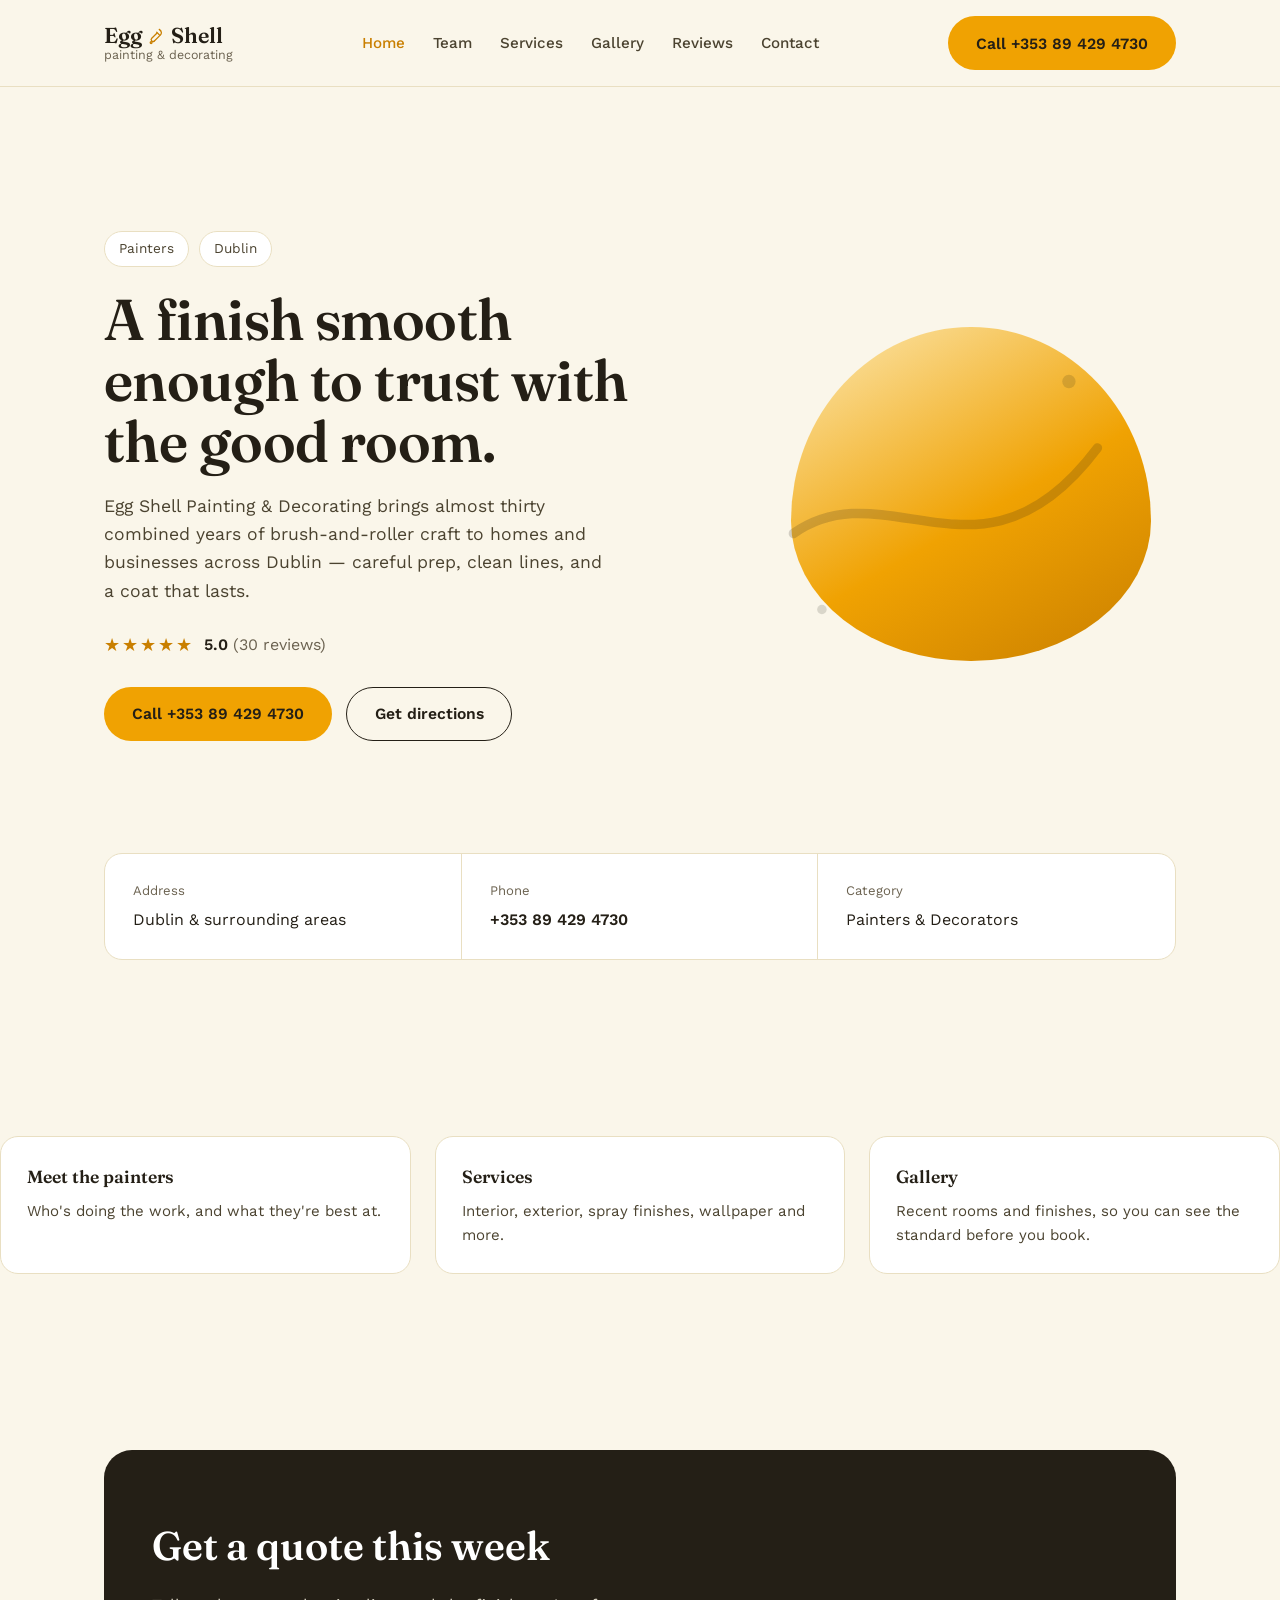
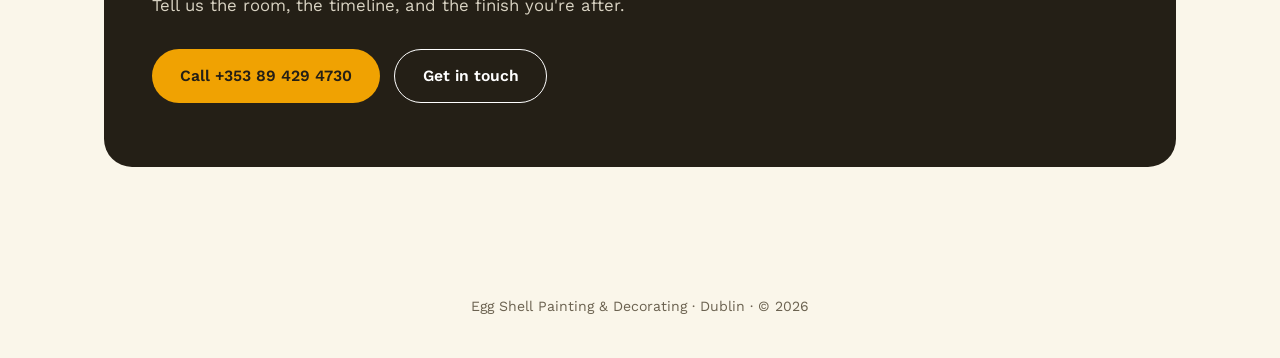
<file: index.html>
<!DOCTYPE html>
<html lang="en">
<head>
<meta charset="UTF-8">
<meta name="viewport" content="width=device-width, initial-scale=1.0">
<title>Egg Shell Painting & Decorating | Dublin</title>
<meta name="description" content="Egg Shell Painting & Decorating — painters and decorators serving Dublin. Call Adam or Peter for a quote.">
<link rel="preconnect" href="https://fonts.googleapis.com">
<link rel="preconnect" href="https://fonts.gstatic.com" crossorigin>
<link href="https://fonts.googleapis.com/css2?family=Fraunces:ital,opsz,wght@0,9..144,500;0,9..144,600;0,9..144,700;1,9..144,500&family=Work+Sans:wght@400;500;600;700&display=swap" rel="stylesheet">
<link rel="stylesheet" href="style.css">
</head>
<body>

<header class="site-header">
  <div class="header-inner">
    <a class="wordmark" href="index.html">
      <span class="name">Egg<svg class="brush-icon" viewBox="0 0 24 24" fill="none" stroke="currentColor" stroke-width="1.6" stroke-linecap="round" stroke-linejoin="round" aria-hidden="true"><path d="M15.5 3c1.5 1.1 2.7 2.6 2.7 4.3 0 1.5-.9 2.6-2.1 3.6L9.3 17.6"/><path d="M9.3 17.6c-.9.9-2.4.9-3.3 0-.9-.9-.9-2.4 0-3.3l6.4-6.4"/><path d="M12.3 6.6l4 4"/><circle cx="5.2" cy="19.7" r="1.15"/></svg>Shell</span>
      <span class="tagline">painting &amp; decorating</span>
    </a>
    <nav class="nav" id="siteNav">
      <a href="index.html" class="active">Home</a>
      <a href="team.html">Team</a>
      <a href="services.html">Services</a>
      <a href="gallery.html">Gallery</a>
      <a href="reviews.html">Reviews</a>
      <a href="contact.html">Contact</a>
    </nav>
    <div class="header-actions">
      <a class="btn btn-primary header-call-text" href="tel:+353894294730">Call +353 89 429 4730</a>
      <button class="nav-toggle" id="navToggle" aria-label="Open menu" aria-expanded="false">
        <span></span><span></span><span></span>
      </button>
    </div>
  </div>
</header>

<main>

  <section class="hero">
    <div class="wrap hero-inner">
      <div class="hero-copy">
        <div class="badges">
          <span class="badge">Painters</span>
          <span class="badge">Dublin</span>
        </div>
        <h1>A finish smooth enough to trust with the good room.</h1>
        <p class="lede">Egg Shell Painting &amp; Decorating brings almost thirty combined years of brush-and-roller craft to homes and businesses across Dublin — careful prep, clean lines, and a coat that lasts.</p>
        <div class="rating-row">
          <span class="stars">★★★★★</span>
          <span class="rating-text">5.0 <span class="muted">(30 reviews)</span></span>
        </div>
        <div class="cta-row">
          <a class="btn btn-primary" href="tel:+353894294730">Call +353 89 429 4730</a>
          <a class="btn btn-ghost" href="https://www.google.com/maps/search/?api=1&query=Egg+Shell+Painting+%26+Decorating%2C+Dublin%2C+Ireland" target="_blank" rel="noopener">Get directions</a>
        </div>
      </div>
      <div class="hero-art" aria-hidden="true">
        <div class="egg-shape"></div>
        <svg viewBox="0 0 400 400" preserveAspectRatio="xMidYMid meet">
          <path d="M40 250 C 140 180, 240 320, 360 160" fill="none" stroke="#241F16" stroke-width="10" stroke-linecap="round" opacity="0.18"/>
          <circle cx="330" cy="90" r="7" fill="#241F16" opacity="0.15"/>
          <circle cx="70" cy="330" r="5" fill="#241F16" opacity="0.15"/>
        </svg>
      </div>
    </div>
  </section>

  <section class="details">
    <div class="wrap">
      <div class="details-card">
        <div class="detail">
          <span class="detail-label">Address</span>
          <span>Dublin &amp; surrounding areas</span>
        </div>
        <div class="detail">
          <span class="detail-label">Phone</span>
          <a href="tel:+353894294730">+353 89 429 4730</a>
        </div>
        <div class="detail">
          <span class="detail-label">Category</span>
          <span>Painters &amp; Decorators</span>
        </div>
      </div>
    </div>
  </section>

  <section>
      </div>
      <div class="teaser-grid">
        <a class="teaser-card" href="team.html">
          <h3>Meet the painters</h3>
          <p>Who's doing the work, and what they're best at.</p>
        </a>
        <a class="teaser-card" href="services.html">
          <h3>Services</h3>
          <p>Interior, exterior, spray finishes, wallpaper and more.</p>
        </a>
        <a class="teaser-card" href="gallery.html">
          <h3>Gallery</h3>
          <p>Recent rooms and finishes, so you can see the standard before you book.</p>
        </a>
      </div>
    </div>
  </section>

  <section>
    <div class="cta-band">
      <h2>Get a quote this week</h2>
      <p>Tell us the room, the timeline, and the finish you're after.</p>
      <div class="cta-row">
        <a class="btn btn-primary-inverse" href="tel:+353894294730">Call +353 89 429 4730</a>
        <a class="btn btn-ghost-inverse" href="contact.html">Get in touch</a>
      </div>
    </div>
  </section>

</main>

<footer class="site-footer">
  <div class="wrap">Egg Shell Painting &amp; Decorating · Dublin · © 2026</div>
</footer>

<script src="script.js"></script>
</body>
</html>
</file>
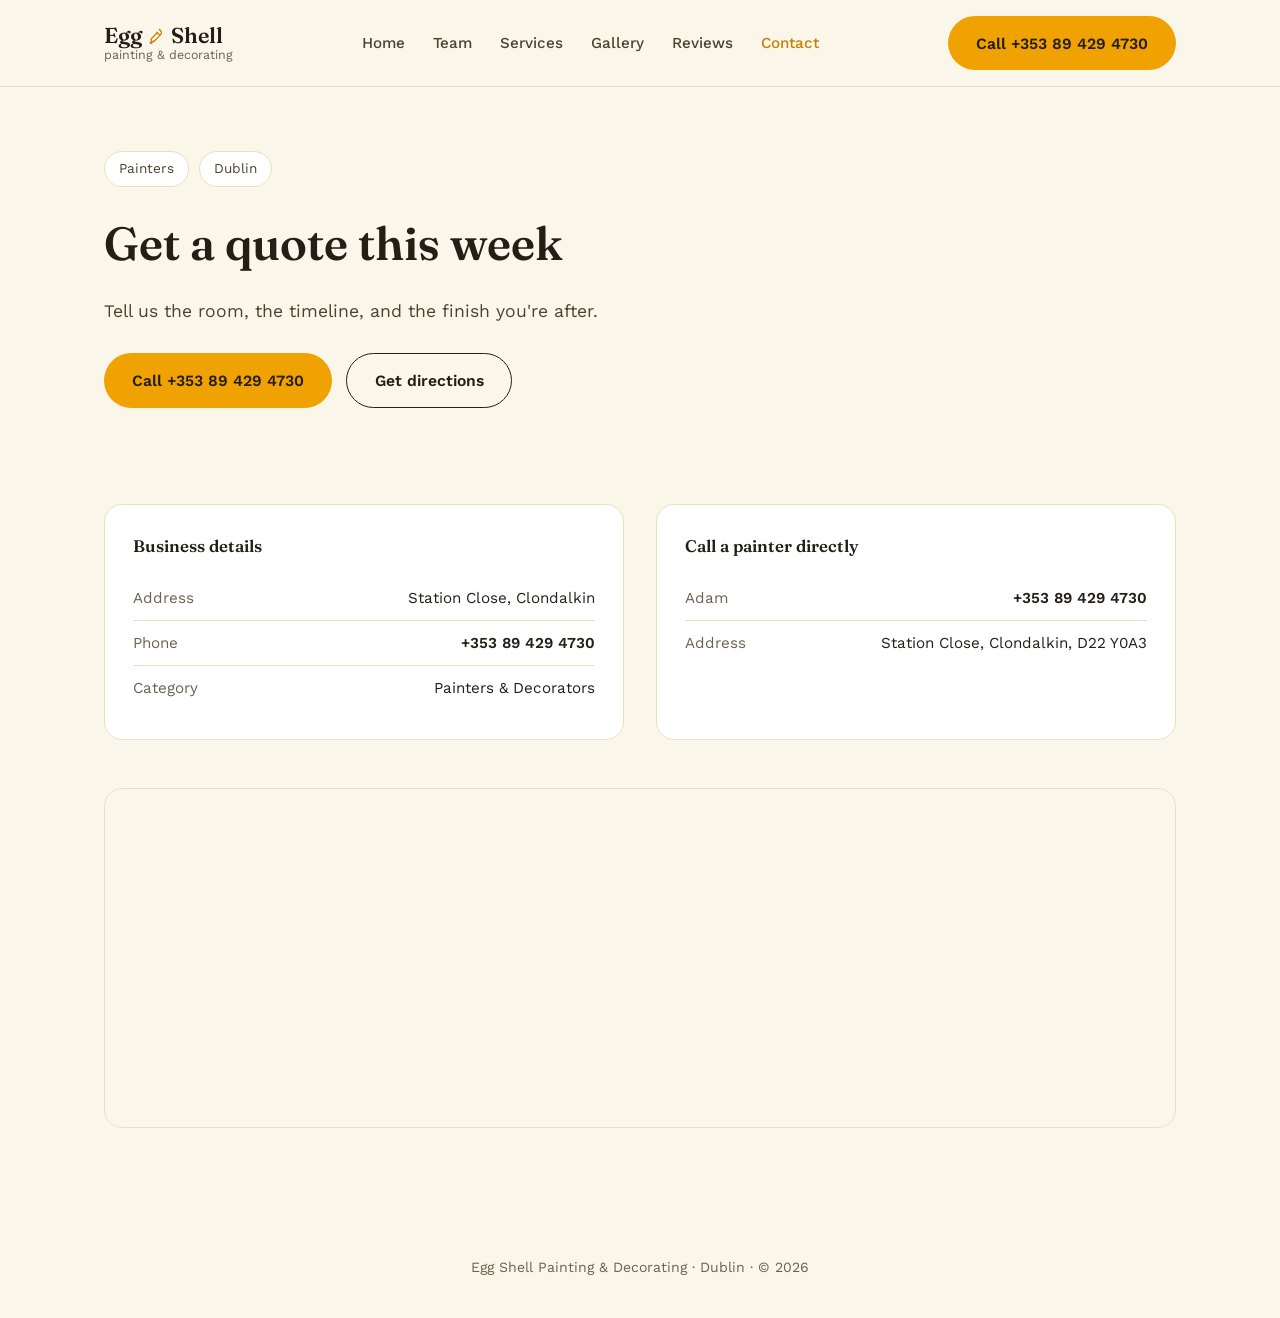
<file: contact.html>
<!DOCTYPE html>
<html lang="en">
<head>
<meta charset="UTF-8">
<meta name="viewport" content="width=device-width, initial-scale=1.0">
<title>Contact | Egg Shell Painting & Decorating</title>
<meta name="description" content="Call, get directions, or reach Adam or Peter directly at Egg Shell Painting & Decorating, Dublin.">
<link rel="preconnect" href="https://fonts.googleapis.com">
<link rel="preconnect" href="https://fonts.gstatic.com" crossorigin>
<link href="https://fonts.googleapis.com/css2?family=Fraunces:ital,opsz,wght@0,9..144,500;0,9..144,600;0,9..144,700;1,9..144,500&family=Work+Sans:wght@400;500;600;700&display=swap" rel="stylesheet">
<link rel="stylesheet" href="style.css">
</head>
<body>

<header class="site-header">
  <div class="header-inner">
    <a class="wordmark" href="index.html">
      <span class="name">Egg<svg class="brush-icon" viewBox="0 0 24 24" fill="none" stroke="currentColor" stroke-width="1.6" stroke-linecap="round" stroke-linejoin="round" aria-hidden="true"><path d="M15.5 3c1.5 1.1 2.7 2.6 2.7 4.3 0 1.5-.9 2.6-2.1 3.6L9.3 17.6"/><path d="M9.3 17.6c-.9.9-2.4.9-3.3 0-.9-.9-.9-2.4 0-3.3l6.4-6.4"/><path d="M12.3 6.6l4 4"/><circle cx="5.2" cy="19.7" r="1.15"/></svg>Shell</span>
      <span class="tagline">painting &amp; decorating</span>
    </a>
    <nav class="nav" id="siteNav">
      <a href="index.html">Home</a>
      <a href="team.html">Team</a>
      <a href="services.html">Services</a>
      <a href="gallery.html">Gallery</a>
      <a href="reviews.html">Reviews</a>
      <a href="contact.html" class="active">Contact</a>
    </nav>
    <div class="header-actions">
      <a class="btn btn-primary header-call-text" href="tel:+353894294730">Call +353 89 429 4730</a>
      <button class="nav-toggle" id="navToggle" aria-label="Open menu" aria-expanded="false">
        <span></span><span></span><span></span>
      </button>
    </div>
  </div>
</header>

<main>

  <section class="page-hero">
    <div class="wrap">
      <div class="badges">
        <span class="badge">Painters</span>
        <span class="badge">Dublin</span>
      </div>
      <h1>Get a quote this week</h1>
      <p class="lede">Tell us the room, the timeline, and the finish you're after.</p>
      <div class="cta-row">
        <a class="btn btn-primary" href="tel:+353894294730">Call +353 89 429 4730</a>
        <a class="btn btn-ghost" href="https://www.google.com/maps?q=Station+close,+D22Y0A3,+Clondalkin&output=embed" target="_blank" rel="noopener">Get directions</a>
      </div>
    </div>
  </section>

  <section>
    <div class="wrap">
      <div class="contact-details">
        <div class="contact-block">
          <h3>Business details</h3>
          <div class="row"><span>Address</span><span>Station Close, Clondalkin</span></div>
          <div class="row"><span>Phone</span><a href="tel:+353894294730">+353 89 429 4730</a></div>
          <div class="row"><span>Category</span><span>Painters &amp; Decorators</span></div>
        </div>
        <div class="contact-block">
          <h3>Call a painter directly</h3>
          <div class="row"><span>Adam</span><a href="tel:+353894294730">+353 89 429 4730</a></div>
      <div class="row"><span>Address</span><span>Station Close, Clondalkin, D22 Y0A3</span></div>
        </div>
      </div>
<iframe class="map-embed" src="https://www.google.com/maps?q=Station+close,+D22Y0A3,+Clondalkin&output=embed" loading="lazy" title="Map of Station Close, Clondalkin"></iframe>
    </div>
  </section>

</main>

<footer class="site-footer">
  <div class="wrap">Egg Shell Painting &amp; Decorating · Dublin · © 2026</div>
</footer>

<script src="script.js"></script>
</body>
</html>
</file>
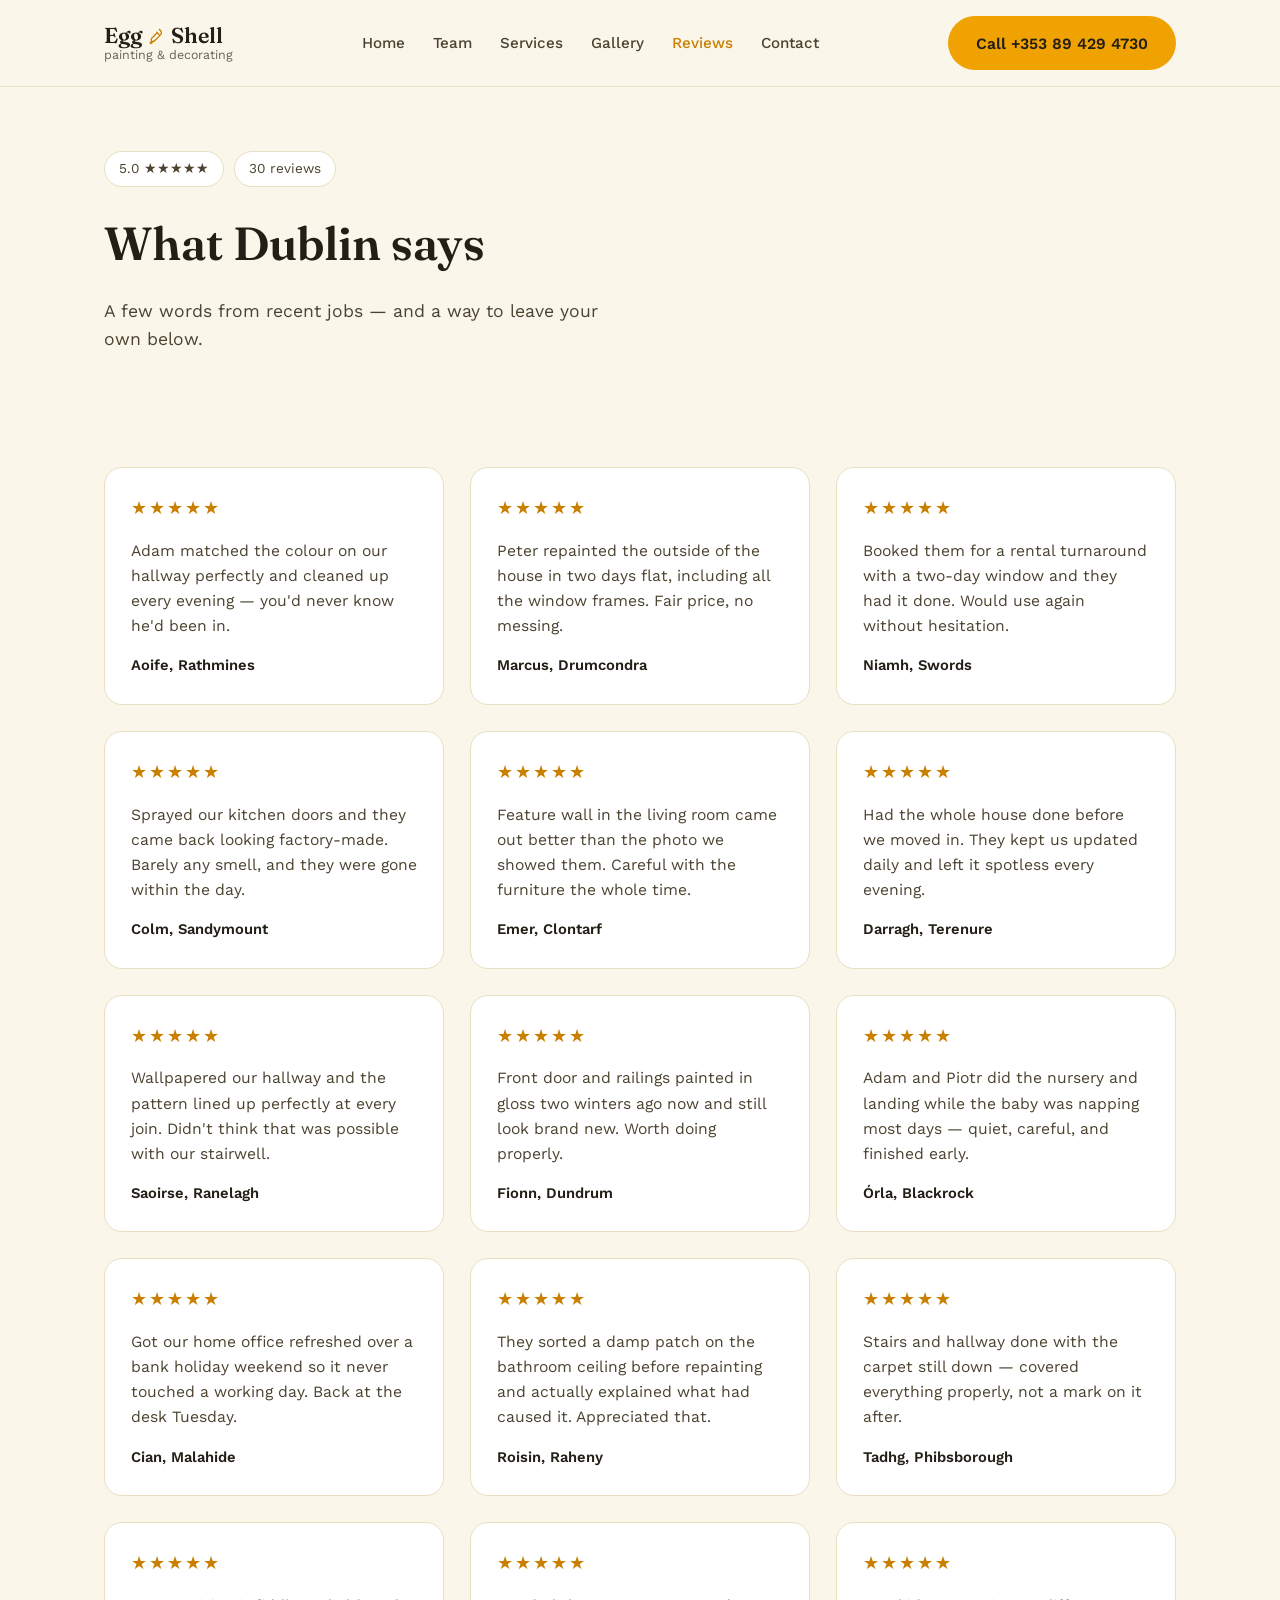
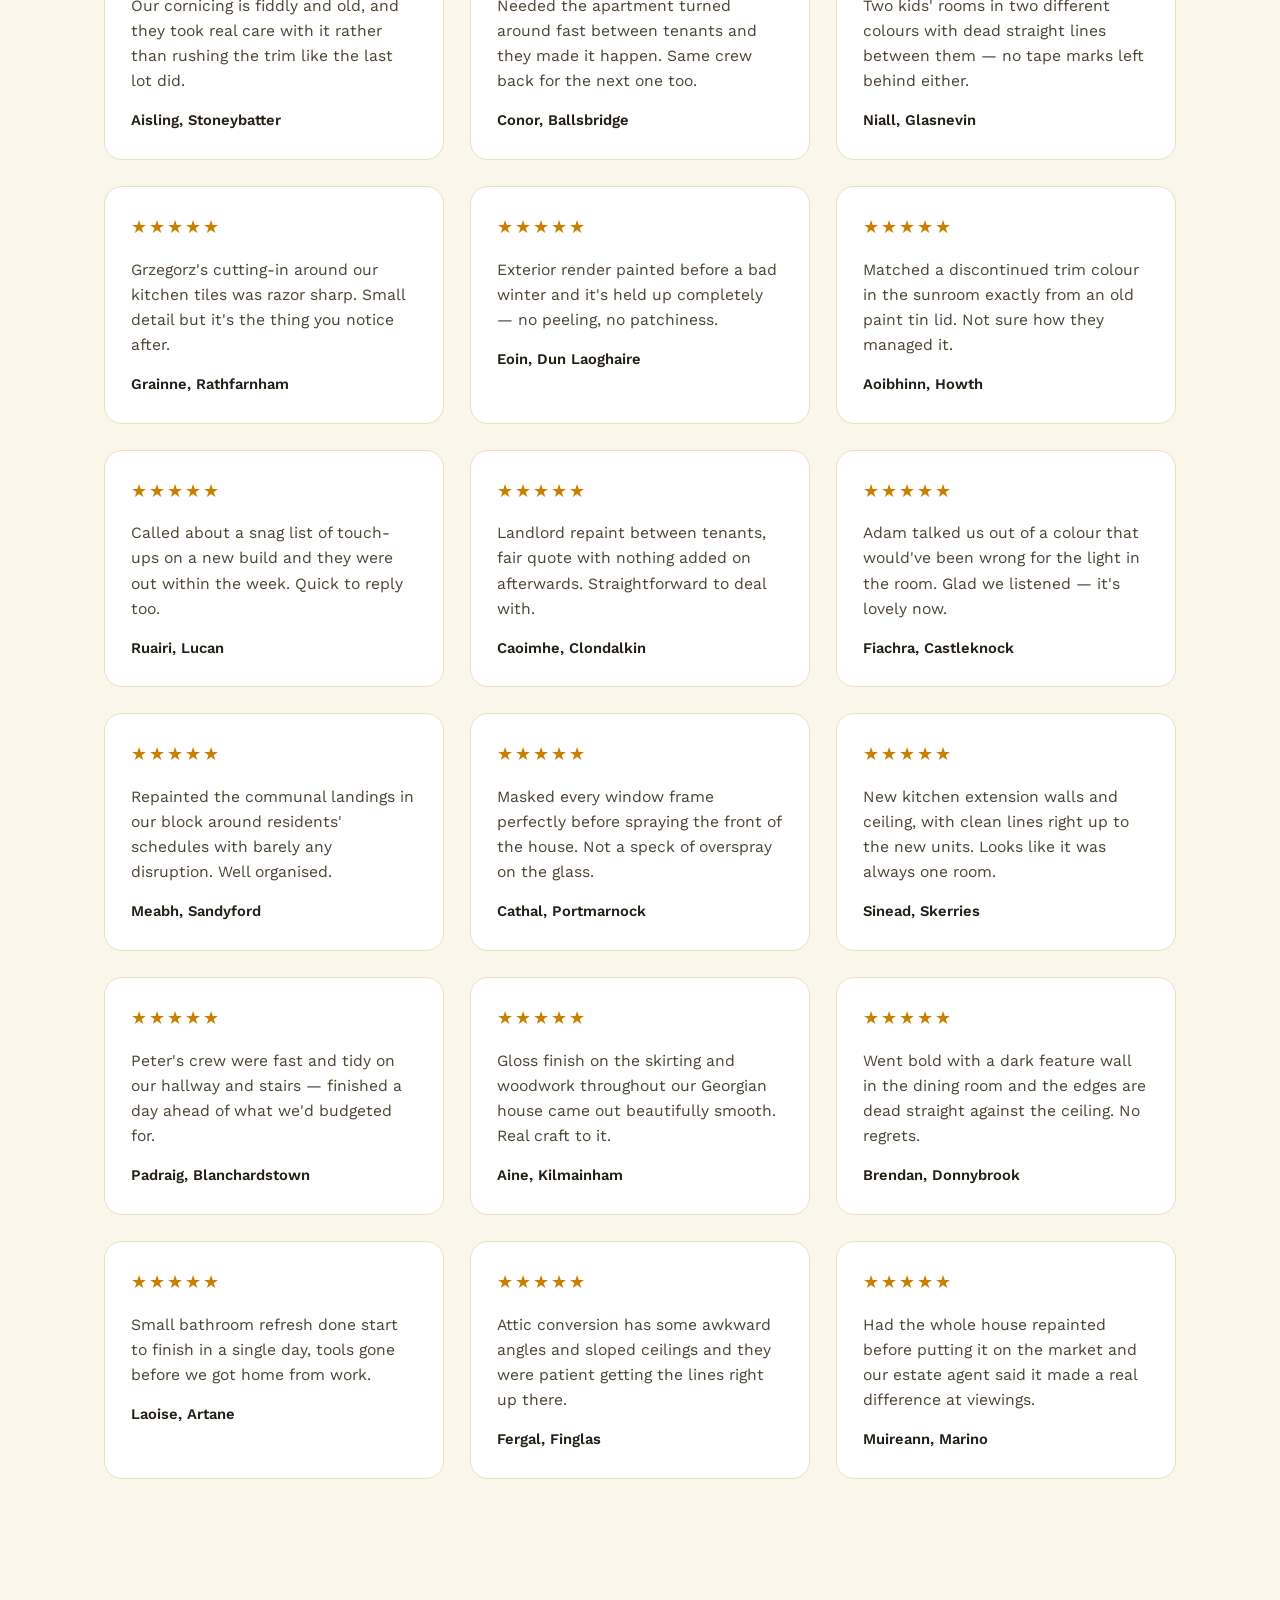
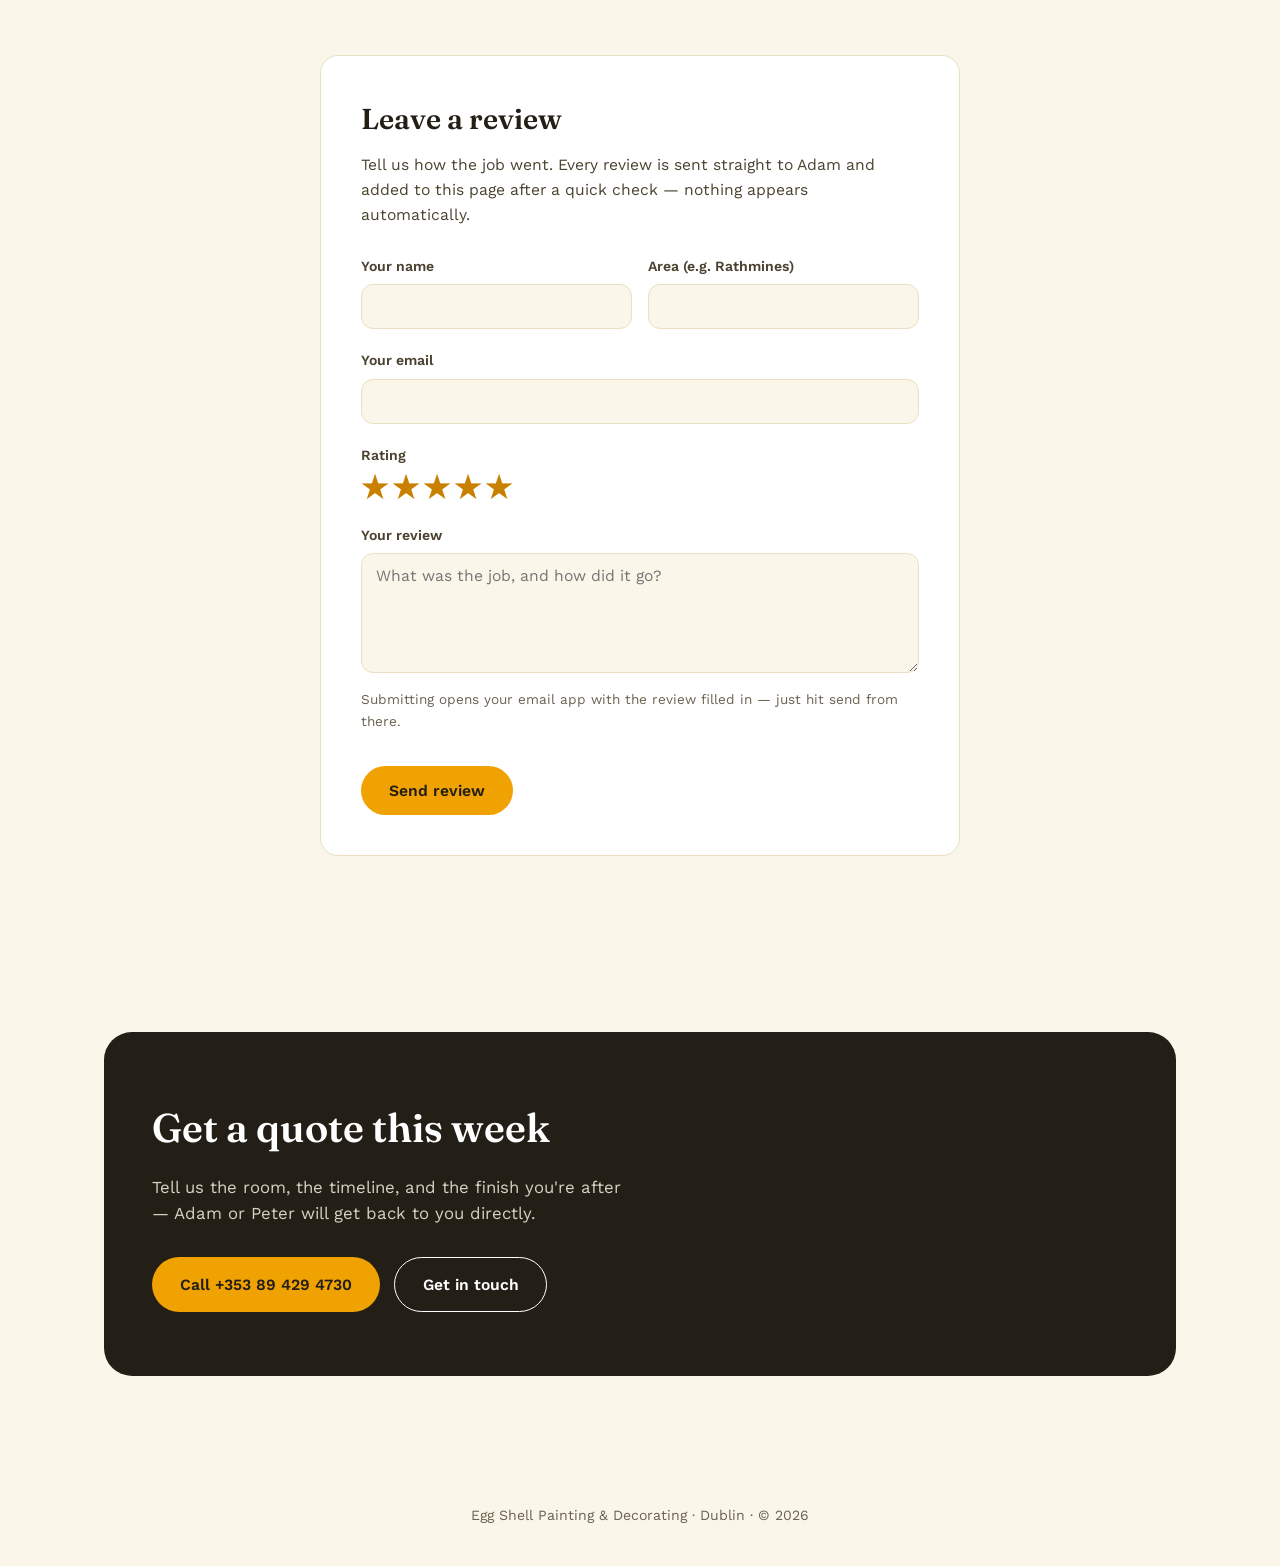
<file: reviews.html>
<!DOCTYPE html>
<html lang="en">
<head>
<meta charset="UTF-8">
<meta name="viewport" content="width=device-width, initial-scale=1.0">
<title>Reviews | Egg Shell Painting & Decorating</title>
<meta name="description" content="What Dublin customers say about Egg Shell Painting & Decorating, and how to leave your own review.">
<link rel="preconnect" href="https://fonts.googleapis.com">
<link rel="preconnect" href="https://fonts.gstatic.com" crossorigin>
<link href="https://fonts.googleapis.com/css2?family=Fraunces:ital,opsz,wght@0,9..144,500;0,9..144,600;0,9..144,700;1,9..144,500&family=Work+Sans:wght@400;500;600;700&display=swap" rel="stylesheet">
<link rel="stylesheet" href="style.css">
</head>
<body>

<header class="site-header">
  <div class="header-inner">
    <a class="wordmark" href="index.html">
      <span class="name">Egg<svg class="brush-icon" viewBox="0 0 24 24" fill="none" stroke="currentColor" stroke-width="1.6" stroke-linecap="round" stroke-linejoin="round" aria-hidden="true"><path d="M15.5 3c1.5 1.1 2.7 2.6 2.7 4.3 0 1.5-.9 2.6-2.1 3.6L9.3 17.6"/><path d="M9.3 17.6c-.9.9-2.4.9-3.3 0-.9-.9-.9-2.4 0-3.3l6.4-6.4"/><path d="M12.3 6.6l4 4"/><circle cx="5.2" cy="19.7" r="1.15"/></svg>Shell</span>
      <span class="tagline">painting &amp; decorating</span>
    </a>
    <nav class="nav" id="siteNav">
      <a href="index.html">Home</a>
      <a href="team.html">Team</a>
      <a href="services.html">Services</a>
      <a href="gallery.html">Gallery</a>
      <a href="reviews.html" class="active">Reviews</a>
      <a href="contact.html">Contact</a>
    </nav>
    <div class="header-actions">
      <a class="btn btn-primary header-call-text" href="tel:+353894294730">Call +353 89 429 4730</a>
      <button class="nav-toggle" id="navToggle" aria-label="Open menu" aria-expanded="false">
        <span></span><span></span><span></span>
      </button>
    </div>
  </div>
</header>

<main>

  <section class="page-hero">
    <div class="wrap">
      <div class="badges">
        <span class="badge">5.0 ★★★★★</span>
        <span class="badge">30 reviews</span>
      </div>
      <h1>What Dublin says</h1>
      <p class="lede">A few words from recent jobs — and a way to leave your own below.</p>
    </div>
  </section>

  <section>
    <div class="wrap">
      <div class="reviews-grid" id="reviewsgrid">
        <div class="review-card">
          <span class="stars">★★★★★</span>
          <p>Adam matched the colour on our hallway perfectly and cleaned up every evening — you'd never know he'd been in.</p>
          <div class="author">Aoife, Rathmines</div>
        </div>
        <div class="review-card">
          <span class="stars">★★★★★</span>
          <p>Peter repainted the outside of the house in two days flat, including all the window frames. Fair price, no messing.</p>
          <div class="author">Marcus, Drumcondra</div>
        </div>
        <div class="review-card">
          <span class="stars">★★★★★</span>
          <p>Booked them for a rental turnaround with a two-day window and they had it done. Would use again without hesitation.</p>
          <div class="author">Niamh, Swords</div>
        </div>
        <div class="review-card">
          <span class="stars">★★★★★</span>
          <p>Sprayed our kitchen doors and they came back looking factory-made. Barely any smell, and they were gone within the day.</p>
          <div class="author">Colm, Sandymount</div>
        </div>
        <div class="review-card">
          <span class="stars">★★★★★</span>
          <p>Feature wall in the living room came out better than the photo we showed them. Careful with the furniture the whole time.</p>
          <div class="author">Emer, Clontarf</div>
        </div>
        <div class="review-card">
          <span class="stars">★★★★★</span>
          <p>Had the whole house done before we moved in. They kept us updated daily and left it spotless every evening.</p>
          <div class="author">Darragh, Terenure</div>
        </div>
        <div class="review-card">
          <span class="stars">★★★★★</span>
          <p>Wallpapered our hallway and the pattern lined up perfectly at every join. Didn't think that was possible with our stairwell.</p>
          <div class="author">Saoirse, Ranelagh</div>
        </div>
        <div class="review-card">
          <span class="stars">★★★★★</span>
          <p>Front door and railings painted in gloss two winters ago now and still look brand new. Worth doing properly.</p>
          <div class="author">Fionn, Dundrum</div>
        </div>
        <div class="review-card">
          <span class="stars">★★★★★</span>
          <p>Adam and Piotr did the nursery and landing while the baby was napping most days — quiet, careful, and finished early.</p>
          <div class="author">Órla, Blackrock</div>
        </div>
        <div class="review-card">
          <span class="stars">★★★★★</span>
          <p>Got our home office refreshed over a bank holiday weekend so it never touched a working day. Back at the desk Tuesday.</p>
          <div class="author">Cian, Malahide</div>
        </div>
        <div class="review-card">
          <span class="stars">★★★★★</span>
          <p>They sorted a damp patch on the bathroom ceiling before repainting and actually explained what had caused it. Appreciated that.</p>
          <div class="author">Roisin, Raheny</div>
        </div>
        <div class="review-card">
          <span class="stars">★★★★★</span>
          <p>Stairs and hallway done with the carpet still down — covered everything properly, not a mark on it after.</p>
          <div class="author">Tadhg, Phibsborough</div>
        </div>
        <div class="review-card">
          <span class="stars">★★★★★</span>
          <p>Our cornicing is fiddly and old, and they took real care with it rather than rushing the trim like the last lot did.</p>
          <div class="author">Aisling, Stoneybatter</div>
        </div>
        <div class="review-card">
          <span class="stars">★★★★★</span>
          <p>Needed the apartment turned around fast between tenants and they made it happen. Same crew back for the next one too.</p>
          <div class="author">Conor, Ballsbridge</div>
        </div>
        <div class="review-card">
          <span class="stars">★★★★★</span>
          <p>Two kids' rooms in two different colours with dead straight lines between them — no tape marks left behind either.</p>
          <div class="author">Niall, Glasnevin</div>
        </div>
        <div class="review-card">
          <span class="stars">★★★★★</span>
          <p>Grzegorz's cutting-in around our kitchen tiles was razor sharp. Small detail but it's the thing you notice after.</p>
          <div class="author">Grainne, Rathfarnham</div>
        </div>
        <div class="review-card">
          <span class="stars">★★★★★</span>
          <p>Exterior render painted before a bad winter and it's held up completely — no peeling, no patchiness.</p>
          <div class="author">Eoin, Dun Laoghaire</div>
        </div>
        <div class="review-card">
          <span class="stars">★★★★★</span>
          <p>Matched a discontinued trim colour in the sunroom exactly from an old paint tin lid. Not sure how they managed it.</p>
          <div class="author">Aoibhinn, Howth</div>
        </div>
        <div class="review-card">
          <span class="stars">★★★★★</span>
          <p>Called about a snag list of touch-ups on a new build and they were out within the week. Quick to reply too.</p>
          <div class="author">Ruairi, Lucan</div>
        </div>
        <div class="review-card">
          <span class="stars">★★★★★</span>
          <p>Landlord repaint between tenants, fair quote with nothing added on afterwards. Straightforward to deal with.</p>
          <div class="author">Caoimhe, Clondalkin</div>
        </div>
        <div class="review-card">
          <span class="stars">★★★★★</span>
          <p>Adam talked us out of a colour that would've been wrong for the light in the room. Glad we listened — it's lovely now.</p>
          <div class="author">Fiachra, Castleknock</div>
        </div>
        <div class="review-card">
          <span class="stars">★★★★★</span>
          <p>Repainted the communal landings in our block around residents' schedules with barely any disruption. Well organised.</p>
          <div class="author">Meabh, Sandyford</div>
        </div>
        <div class="review-card">
          <span class="stars">★★★★★</span>
          <p>Masked every window frame perfectly before spraying the front of the house. Not a speck of overspray on the glass.</p>
          <div class="author">Cathal, Portmarnock</div>
        </div>
        <div class="review-card">
          <span class="stars">★★★★★</span>
          <p>New kitchen extension walls and ceiling, with clean lines right up to the new units. Looks like it was always one room.</p>
          <div class="author">Sinead, Skerries</div>
        </div>
        <div class="review-card">
          <span class="stars">★★★★★</span>
          <p>Peter's crew were fast and tidy on our hallway and stairs — finished a day ahead of what we'd budgeted for.</p>
          <div class="author">Padraig, Blanchardstown</div>
        </div>
        <div class="review-card">
          <span class="stars">★★★★★</span>
          <p>Gloss finish on the skirting and woodwork throughout our Georgian house came out beautifully smooth. Real craft to it.</p>
          <div class="author">Aine, Kilmainham</div>
        </div>
        <div class="review-card">
          <span class="stars">★★★★★</span>
          <p>Went bold with a dark feature wall in the dining room and the edges are dead straight against the ceiling. No regrets.</p>
          <div class="author">Brendan, Donnybrook</div>
        </div>
        <div class="review-card">
          <span class="stars">★★★★★</span>
          <p>Small bathroom refresh done start to finish in a single day, tools gone before we got home from work.</p>
          <div class="author">Laoise, Artane</div>
        </div>
        <div class="review-card">
          <span class="stars">★★★★★</span>
          <p>Attic conversion has some awkward angles and sloped ceilings and they were patient getting the lines right up there.</p>
          <div class="author">Fergal, Finglas</div>
        </div>
        <div class="review-card">
          <span class="stars">★★★★★</span>
          <p>Had the whole house repainted before putting it on the market and our estate agent said it made a real difference at viewings.</p>
          <div class="author">Muireann, Marino</div>
        </div>
      </div>
    </div>
  </section>

  <section>
    <div class="wrap">
    <div class="review-form-wrap">
      <h2>Leave a review</h2>
      <p>Tell us how the job went. Every review is sent straight to Adam and added to this page after a quick check — nothing appears automatically.</p>
      <form class="review-form" id="reviewForm">
        <div class="form-row">
          <div class="form-field">
            <label for="reviewerName">Your name</label>
            <input type="text" id="reviewerName" name="reviewerName" required>
          </div>
          <div class="form-field">
            <label for="reviewerArea">Area (e.g. Rathmines)</label>
            <input type="text" id="reviewerArea" name="reviewerArea">
          </div>
        </div>
        <div class="form-field">
          <label for="reviewerEmail">Your email</label>
          <input type="email" id="reviewerEmail" name="reviewerEmail" required>
        </div>
        <div class="form-field">
          <label>Rating</label>
          <div class="star-rating">
            <input type="radio" id="star5" name="rating" value="5" checked><label for="star5" title="5 stars">★</label>
            <input type="radio" id="star4" name="rating" value="4"><label for="star4" title="4 stars">★</label>
            <input type="radio" id="star3" name="rating" value="3"><label for="star3" title="3 stars">★</label>
            <input type="radio" id="star2" name="rating" value="2"><label for="star2" title="2 stars">★</label>
            <input type="radio" id="star1" name="rating" value="1"><label for="star1" title="1 star">★</label>
          </div>
        </div>
        <div class="form-field">
          <label for="reviewerText">Your review</label>
          <textarea id="reviewerText" name="review" required placeholder="What was the job, and how did it go?"></textarea>
        </div>
        <p class="form-note">Submitting opens your email app with the review filled in — just hit send from there.</p>
        <button type="submit" class="btn btn-primary">Send review</button>
        <div class="form-success" id="reviewForm">Thanks — your email app should have opened with your review ready to send. Once we receive it, we'll get it added.</div>
      </form>
    </div>
    </div>
  </section>

  <section>
    <div class="cta-band">
      <h2>Get a quote this week</h2>
      <p>Tell us the room, the timeline, and the finish you're after — Adam or Peter will get back to you directly.</p>
      <div class="cta-row">
        <a class="btn btn-primary-inverse" href="tel:+353894294730">Call +353 89 429 4730</a>
        <a class="btn btn-ghost-inverse" href="contact.html">Get in touch</a>
      </div>
    </div>
  </section>

</main>

<footer class="site-footer">
  <div class="wrap">Egg Shell Painting &amp; Decorating · Dublin · © 2026</div>
</footer>

<script src="script.js"></script>
<script>
  const scriptURL = 'https://script.google.com/macros/s/AKfycbwcd7ICIaHV1KDqIL205bjjoKSyag8S357SlAV0uz3CFmNiaok4BlLNpwLIqweGREdqFw/exec';
  const form = document.getElementById('reviewForm');

  if (form) {
    form.addEventListener('submit', function(e) {
      e.preventDefault();
      
      const submitBtn = form.querySelector('button[type="submit"]') || form.querySelector('button');
      if (submitBtn) submitBtn.innerText = 'Sending...';

      // Pack up the form fields using URLSearchParams so Google Apps Script can read them
      const formData = new FormData(form);
      const urlParams = new URLSearchParams();
      formData.forEach((value, key) => {
        urlParams.append(key, value);
      });

      fetch(scriptURL, {
        method: 'POST',
        headers: { 'Content-Type': 'application/x-www-form-urlencoded' },
        body: urlParams.toString(),
        mode: 'no-cors'
      })
      .then(() => {
        alert('Thank you! Your review has been submitted.');
        form.reset();
        if (submitBtn) submitBtn.innerText = 'Send review';
      })
      .catch(error => {
        console.error('Error!', error);
        alert('There was an issue submitting your review. Please try again.');
        if (submitBtn) submitBtn.innerText = 'Send review';
      });
    });
  }
</script>
  <script>
  const scriptURL = 'https://script.google.com/macros/s/AKfycbwcd7ICIaHV1KDqIL205bjjoKSyag8S357SlAV0uz3CFmNiaok4BlLNpwLIqweGREdqFw/exec'; // Keep your existing Web App URL
  const form = document.getElementById('reviewForm');

  // 1. Handle Form Submission via GET (100% reliable)
  if (form) {
    form.addEventListener('submit', function(e) {
      e.preventDefault();
      
      const submitBtn = form.querySelector('button[type="submit"]') || form.querySelector('button');
      if (submitBtn) submitBtn.innerText = 'Sending...';

      const formData = new FormData(form);
      const urlParams = new URLSearchParams(formData);

      // Send data as URL query parameters to avoid CORS issues
      fetch(scriptURL + '?' + urlParams.toString())
        .then(res => res.json())
        .then(data => {
          alert('Thank you! Your review has been submitted.');
          form.reset();
          if (submitBtn) submitBtn.innerText = 'Send review';
          loadReviews(); // Instantly refresh cards
        })
        .catch(error => {
          console.error('Error!', error);
          alert('Thank you! Your review has been submitted.');
          form.reset();
          if (submitBtn) submitBtn.innerText = 'Send review';
          loadReviews();
        });
    });
  }

  // 2. Automatically Load Reviews into Website Cards
  function loadReviews() {
    fetch(scriptURL)
      .then(response => response.json())
      .then(reviews => {
        const container = document.getElementById('reviews-grid');
        if (!container || !Array.isArray(reviews)) return;
        
        container.innerHTML = ''; // Clear cards to prevent duplicates
        
        reviews.reverse().forEach(item => {
          const stars = '★'.repeat(Number(item.rating) || 5);
          const card = document.createElement('div');
          card.className = 'review-card';
          card.innerHTML = `
            <span class="stars">${stars}</span>
            <p>${item.review}</p>
            <div class="author">${item.name}${item.area ? ', ' + item.area : ''}</div>
          `;
          container.appendChild(card);
        });
      })
      .catch(err => console.error('Error loading reviews:', err));
  }

  // Load reviews automatically when the page opens
  window.addEventListener('DOMContentLoaded', loadReviews);
</script>
</body>
</html>
</file>
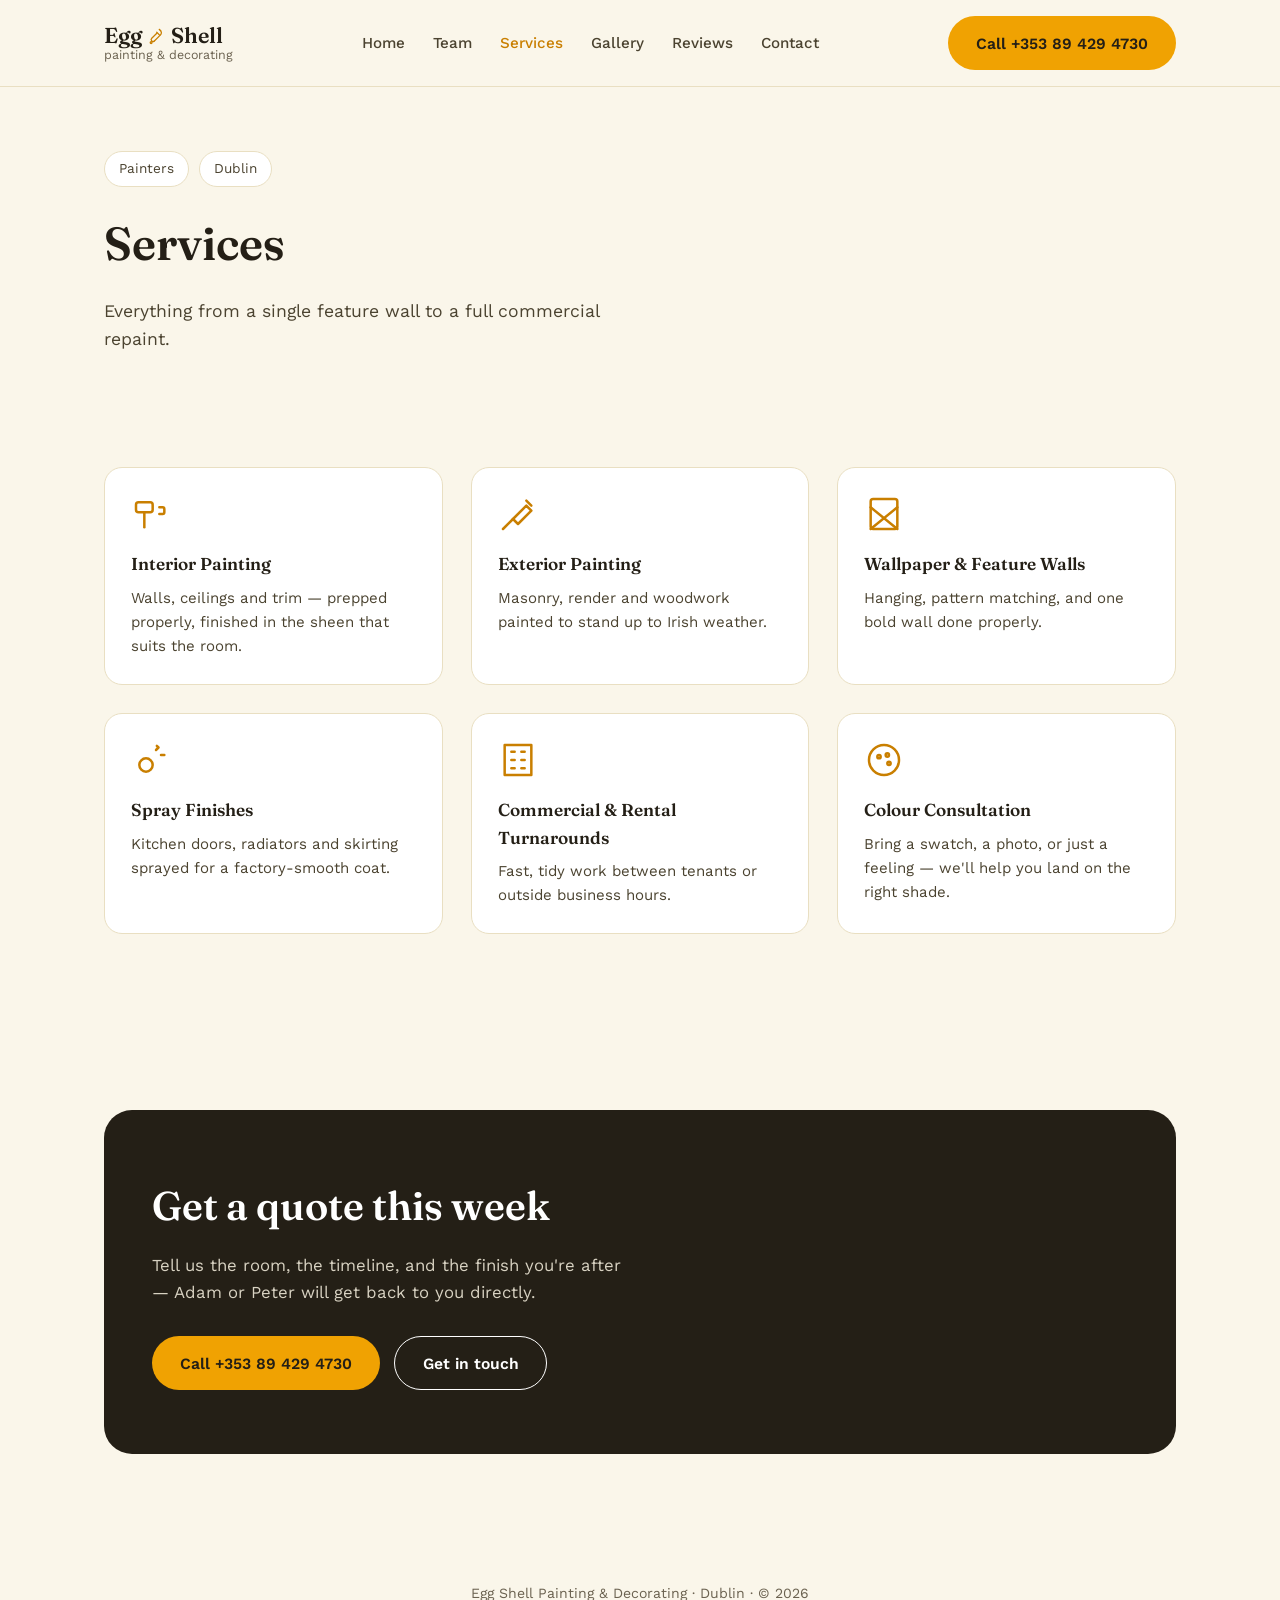
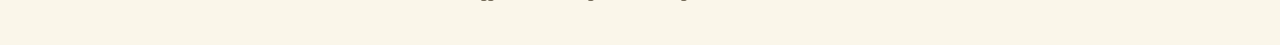
<file: services.html>
<!DOCTYPE html>
<html lang="en">
<head>
<meta charset="UTF-8">
<meta name="viewport" content="width=device-width, initial-scale=1.0">
<title>Services | Egg Shell Painting & Decorating</title>
<meta name="description" content="Interior and exterior painting, wallpaper, spray finishes and more from Egg Shell Painting & Decorating, Dublin.">
<link rel="preconnect" href="https://fonts.googleapis.com">
<link rel="preconnect" href="https://fonts.gstatic.com" crossorigin>
<link href="https://fonts.googleapis.com/css2?family=Fraunces:ital,opsz,wght@0,9..144,500;0,9..144,600;0,9..144,700;1,9..144,500&family=Work+Sans:wght@400;500;600;700&display=swap" rel="stylesheet">
<link rel="stylesheet" href="style.css">
</head>
<body>

<header class="site-header">
  <div class="header-inner">
    <a class="wordmark" href="index.html">
      <span class="name">Egg<svg class="brush-icon" viewBox="0 0 24 24" fill="none" stroke="currentColor" stroke-width="1.6" stroke-linecap="round" stroke-linejoin="round" aria-hidden="true"><path d="M15.5 3c1.5 1.1 2.7 2.6 2.7 4.3 0 1.5-.9 2.6-2.1 3.6L9.3 17.6"/><path d="M9.3 17.6c-.9.9-2.4.9-3.3 0-.9-.9-.9-2.4 0-3.3l6.4-6.4"/><path d="M12.3 6.6l4 4"/><circle cx="5.2" cy="19.7" r="1.15"/></svg>Shell</span>
      <span class="tagline">painting &amp; decorating</span>
    </a>
    <nav class="nav" id="siteNav">
      <a href="index.html">Home</a>
      <a href="team.html">Team</a>
      <a href="services.html" class="active">Services</a>
      <a href="gallery.html">Gallery</a>
      <a href="reviews.html">Reviews</a>
      <a href="contact.html">Contact</a>
    </nav>
    <div class="header-actions">
      <a class="btn btn-primary header-call-text" href="tel:+353894294730">Call +353 89 429 4730</a>
      <button class="nav-toggle" id="navToggle" aria-label="Open menu" aria-expanded="false">
        <span></span><span></span><span></span>
      </button>
    </div>
  </div>
</header>

<main>

  <section class="page-hero">
    <div class="wrap">
      <div class="badges">
        <span class="badge">Painters</span>
        <span class="badge">Dublin</span>
      </div>
      <h1>Services</h1>
      <p class="lede">Everything from a single feature wall to a full commercial repaint.</p>
    </div>
  </section>

  <section>
    <div class="wrap">
      <div class="services-grid">

        <div class="service-card">
          <svg class="service-icon" viewBox="0 0 24 24" fill="none" stroke="currentColor" stroke-width="1.5" stroke-linecap="round" stroke-linejoin="round">
            <rect x="3" y="5" width="10" height="6" rx="1.5"/>
            <path d="M17 8h2a1 1 0 0 1 1 1v2a1 1 0 0 1-1 1h-2"/>
            <path d="M8 11v9"/>
          </svg>
          <h3>Interior Painting</h3>
          <p>Walls, ceilings and trim — prepped properly, finished in the sheen that suits the room.</p>
        </div>

        <div class="service-card">
          <svg class="service-icon" viewBox="0 0 24 24" fill="none" stroke="currentColor" stroke-width="1.5" stroke-linecap="round" stroke-linejoin="round">
            <path d="M3 21l6-6"/>
            <path d="M9 15l8-8 3 3-8 8z"/>
            <path d="M17 4l3 3"/>
          </svg>
          <h3>Exterior Painting</h3>
          <p>Masonry, render and woodwork painted to stand up to Irish weather.</p>
        </div>

        <div class="service-card">
          <svg class="service-icon" viewBox="0 0 24 24" fill="none" stroke="currentColor" stroke-width="1.5" stroke-linecap="round" stroke-linejoin="round">
            <rect x="4" y="3" width="16" height="18" rx="1.5"/>
            <path d="M4 8l16 13M4 21L20 8"/>
          </svg>
          <h3>Wallpaper &amp; Feature Walls</h3>
          <p>Hanging, pattern matching, and one bold wall done properly.</p>
        </div>

        <div class="service-card">
          <svg class="service-icon" viewBox="0 0 24 24" fill="none" stroke="currentColor" stroke-width="1.5" stroke-linecap="round" stroke-linejoin="round">
            <circle cx="9" cy="15" r="4"/>
            <path d="M15 6l1.5-1.5M18 9h2M15.5 3.5l1 1"/>
          </svg>
          <h3>Spray Finishes</h3>
          <p>Kitchen doors, radiators and skirting sprayed for a factory-smooth coat.</p>
        </div>

        <div class="service-card">
          <svg class="service-icon" viewBox="0 0 24 24" fill="none" stroke="currentColor" stroke-width="1.5" stroke-linecap="round" stroke-linejoin="round">
            <rect x="4" y="3" width="16" height="18"/>
            <path d="M8 7h2M14 7h2M8 12h2M14 12h2M8 17h2M14 17h2"/>
          </svg>
          <h3>Commercial &amp; Rental Turnarounds</h3>
          <p>Fast, tidy work between tenants or outside business hours.</p>
        </div>

        <div class="service-card">
          <svg class="service-icon" viewBox="0 0 24 24" fill="none" stroke="currentColor" stroke-width="1.5" stroke-linecap="round" stroke-linejoin="round">
            <circle cx="12" cy="12" r="9"/>
            <circle cx="9" cy="10" r="1"/>
            <circle cx="14" cy="9" r="1"/>
            <circle cx="15" cy="14" r="1"/>
          </svg>
          <h3>Colour Consultation</h3>
          <p>Bring a swatch, a photo, or just a feeling — we'll help you land on the right shade.</p>
        </div>

      </div>
    </div>
  </section>

  <section>
    <div class="cta-band">
      <h2>Get a quote this week</h2>
      <p>Tell us the room, the timeline, and the finish you're after — Adam or Peter will get back to you directly.</p>
      <div class="cta-row">
        <a class="btn btn-primary-inverse" href="tel:+353894294730">Call +353 89 429 4730</a>
        <a class="btn btn-ghost-inverse" href="contact.html">Get in touch</a>
      </div>
    </div>
  </section>

</main>

<footer class="site-footer">
  <div class="wrap">Egg Shell Painting &amp; Decorating · Dublin · © 2026</div>
</footer>

<script src="script.js"></script>
</body>
</html>
</file>
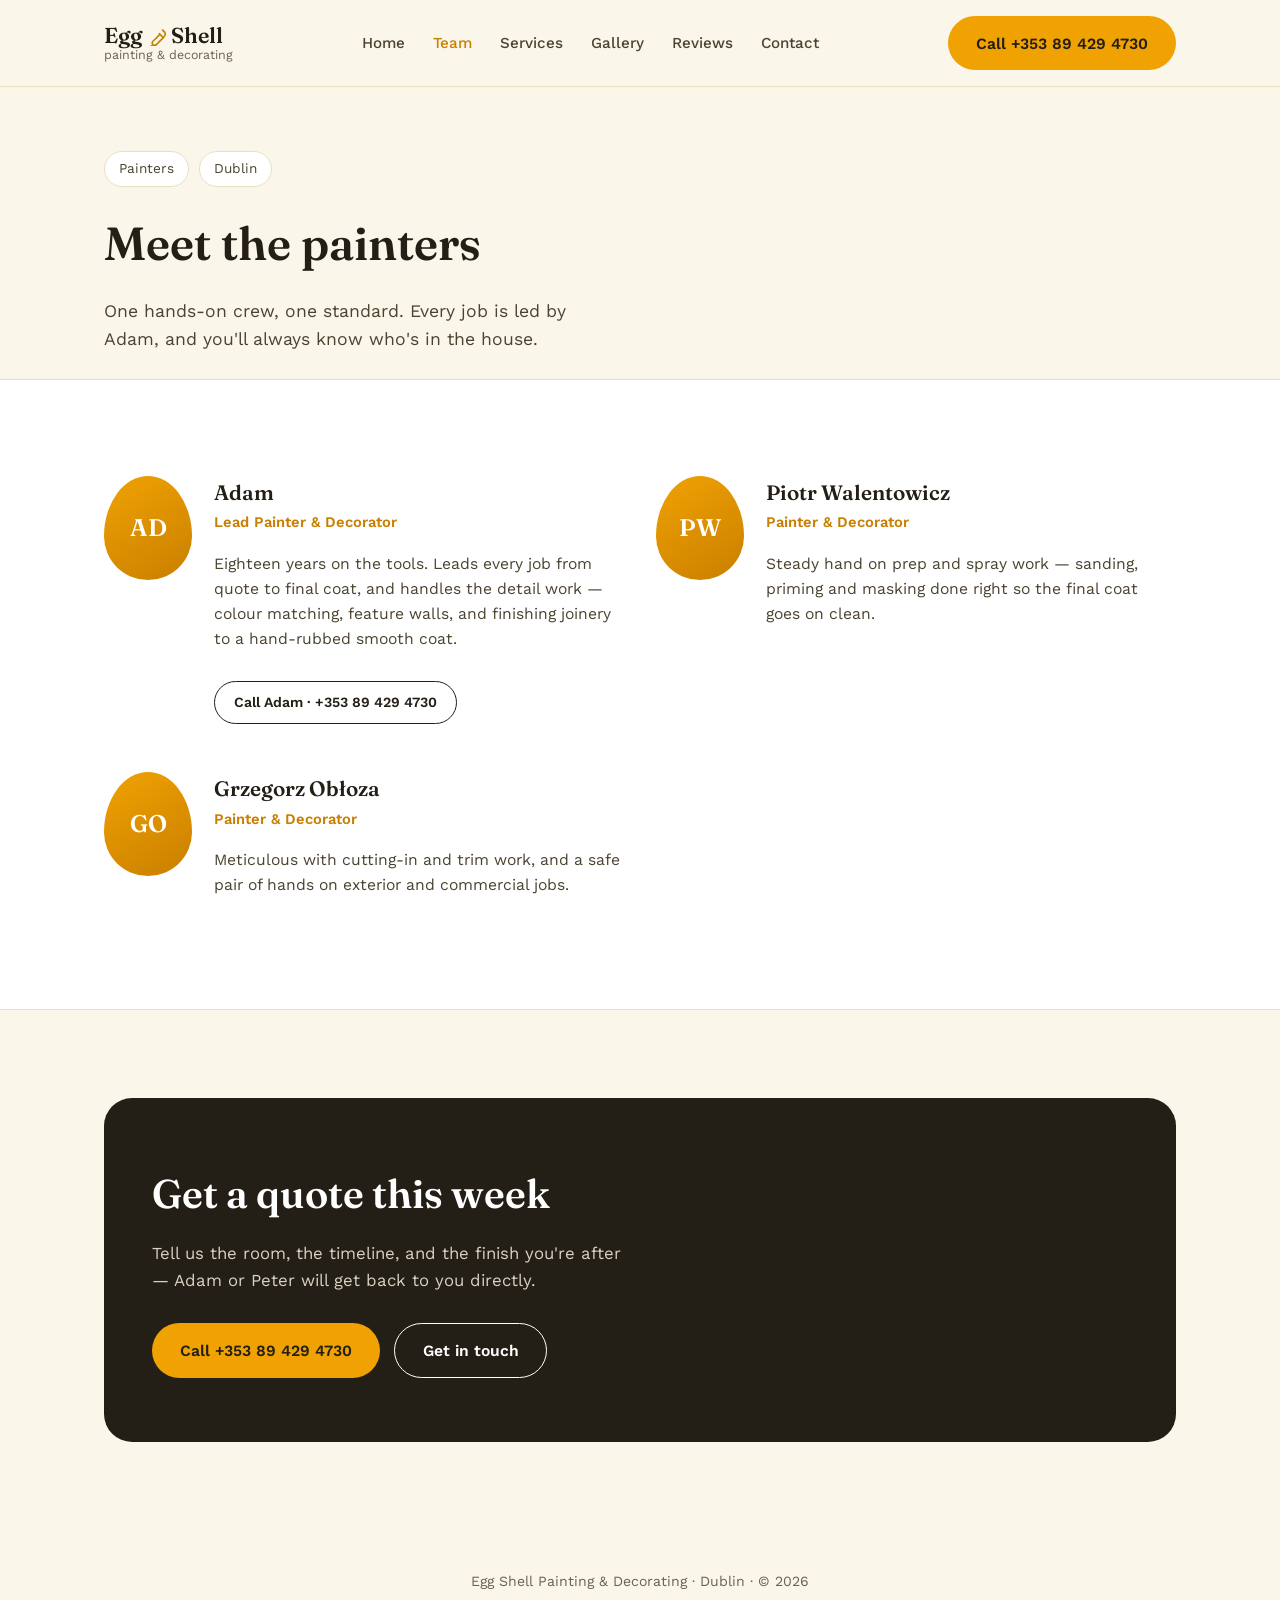
<file: team.html>
<!DOCTYPE html>
<html lang="en">
<head>
<meta charset="UTF-8">
<meta name="viewport" content="width=device-width, initial-scale=1.0">
<title>Meet the Painters | Egg Shell Painting & Decorating</title>
<meta name="description" content="Meet the painters behind Egg Shell Painting & Decorating, Dublin — led by Adam.">
<link rel="preconnect" href="https://fonts.googleapis.com">
<link rel="preconnect" href="https://fonts.gstatic.com" crossorigin>
<link href="https://fonts.googleapis.com/css2?family=Fraunces:ital,opsz,wght@0,9..144,500;0,9..144,600;0,9..144,700;1,9..144,500&family=Work+Sans:wght@400;500;600;700&display=swap" rel="stylesheet">
<link rel="stylesheet" href="style.css">
</head>
<body>

<header class="site-header">
  <div class="header-inner">
    <a class="wordmark" href="index.html">
      <span class="name">Egg<svg class="brush-icon" viewBox="0 0 24s 24" fill="none" stroke="currentColor" stroke-width="1.6" stroke-linecap="round" stroke-linejoin="round" aria-hidden="true"><path d="M15.5 3c1.5 1.1 2.7 2.6 2.7 4.3 0 1.5-.9 2.6-2.1 3.6L9.3 17.6"/><path d="M9.3 17.6c-.9.9-2.4.9-3.3 0-.9-.9-.9-2.4 0-3.3l6.4-6.4"/><path d="M12.3 6.6l4 4"/><circle cx="5.2" cy="19.7" r="1.15"/></svg>Shell</span>
      <span class="tagline">painting &amp; decorating</span>
    </a>
    <nav class="nav" id="siteNav">
      <a href="index.html">Home</a>
      <a href="team.html" class="active">Team</a>
      <a href="services.html">Services</a>
      <a href="gallery.html">Gallery</a>
      <a href="reviews.html">Reviews</a>
      <a href="contact.html">Contact</a>
    </nav>
    <div class="header-actions">
      <a class="btn btn-primary header-call-text" href="tel:+353894294730">Call +353 89 429 4730</a>
      <button class="nav-toggle" id="navToggle" aria-label="Open menu" aria-expanded="false">
        <span></span><span></span><span></span>
      </button>
    </div>
  </div>
</header>

<main>

  <section class="page-hero">
    <div class="wrap">
      <div class="badges">
        <span class="badge">Painters</span>
        <span class="badge">Dublin</span>
      </div>
      <h1>Meet the painters</h1>
      <p class="lede">One hands-on crew, one standard. Every job is led by Adam, and you'll always know who's in the house.</p>
    </div>
  </section>

  <section class="team">
    <div class="wrap">
      <div class="team-grid">
        <article class="team-card">
          <div class="avatar">AD</div>
          <div>
            <h3>Adam</h3>
            <p class="role">Lead Painter &amp; Decorator</p>
            <p class="bio">Eighteen years on the tools. Leads every job from quote to final coat, and handles the detail work — colour matching, feature walls, and finishing joinery to a hand-rubbed smooth coat.</p>
            <a class="btn btn-ghost small" href="tel:+353894294730">Call Adam · +353 89 429 4730</a>
  
        </article>
        <article class="team-card">
          <div class="avatar">PW</div>
          <div>
            <h3>Piotr Walentowicz</h3>
            <p class="role">Painter &amp; Decorator</p>
            <p class="bio">Steady hand on prep and spray work — sanding, priming and masking done right so the final coat goes on clean.</p>
          </div>
        </article>
        <article class="team-card">
          <div class="avatar">GO</div>
          <div>
            <h3>Grzegorz Obłoza</h3>
            <p class="role">Painter &amp; Decorator</p>
            <p class="bio">Meticulous with cutting-in and trim work, and a safe pair of hands on exterior and commercial jobs.</p>
          </div>
        </article>
      </div>
    </div>
  </section>

  <section>
    <div class="cta-band">
      <h2>Get a quote this week</h2>
      <p>Tell us the room, the timeline, and the finish you're after — Adam or Peter will get back to you directly.</p>
      <div class="cta-row">
        <a class="btn btn-primary-inverse" href="tel:+353894294730">Call +353 89 429 4730</a>
        <a class="btn btn-ghost-inverse" href="contact.html">Get in touch</a>
      </div>
    </div>
  </section>

</main>

<footer class="site-footer">
  <div class="wrap">Egg Shell Painting &amp; Decorating · Dublin · © 2026</div>
</footer>

<script src="script.js"></script>
</body>
</html>
</file>
<file: style.css>
:root{
  --cream:#FAF6EA;
  --paper:#FFFFFF;
  --ink:#241F16;
  --ink-soft:#4B4330;
  --muted:#6B6250;
  --yolk:#F0A202;
  --yolk-deep:#C97F00;
  --yolk-pale:#FCE9B4;
  --line:#E9DFC2;
  --radius:18px;
}
*{box-sizing:border-box;}
html{scroll-behavior:smooth;}
@media (prefers-reduced-motion: reduce){
  html{scroll-behavior:auto;}
  *{animation-duration:0.001ms !important; animation-iteration-count:1 !important; transition-duration:0.001ms !important;}
}
body{
  margin:0;
  background:var(--cream);
  color:var(--ink);
  font-family:'Work Sans',sans-serif;
  line-height:1.6;
  -webkit-font-smoothing:antialiased;
}
h1,h2,h3{
  font-family:'Fraunces',serif;
  color:var(--ink);
  margin:0;
  font-weight:600;
}
a{color:inherit;}
img,svg{display:block;max-width:100%;}
:focus-visible{outline:2.5px solid var(--yolk-deep); outline-offset:3px; border-radius:4px;}
.wrap{max-width:1120px;margin:0 auto;padding:0 24px;}
section{padding:88px 0;}
@media (max-width:640px){ section{padding:56px 0;} }

/* ---------- Buttons ---------- */
.btn{
  display:inline-flex;align-items:center;justify-content:center;
  padding:0.85rem 1.7rem;
  border-radius:999px;
  font-family:'Work Sans',sans-serif;
  font-weight:600;
  font-size:0.98rem;
  text-decoration:none;
  border:1.5px solid transparent;
  cursor:pointer;
  transition:transform .15s ease, background .2s ease, color .2s ease, border-color .2s ease;
  white-space:nowrap;
}
.btn:hover{transform:translateY(-1px);}
.btn-primary{background:var(--yolk); color:var(--ink);}
.btn-primary:hover{background:var(--yolk-deep); color:var(--paper);}
.btn-ghost{border-color:var(--ink); color:var(--ink); background:transparent;}
.btn-ghost:hover{background:var(--ink); color:var(--paper);}
.btn-primary-inverse{background:var(--yolk); color:var(--ink);}
.btn-primary-inverse:hover{background:var(--yolk-pale);}
.btn-ghost-inverse{border-color:var(--paper); color:var(--paper);}
.btn-ghost-inverse:hover{background:var(--paper); color:var(--ink);}
.btn.small{padding:0.6rem 1.2rem; font-size:0.88rem;}

/* ---------- Header ---------- */
.site-header{
  position:sticky; top:0; z-index:50;
  background:rgba(250,246,234,0.92);
  backdrop-filter:blur(6px);
  border-bottom:1px solid var(--line);
}
.header-inner{
  max-width:1120px;margin:0 auto;padding:16px 24px;
  display:flex; align-items:center; justify-content:space-between; gap:24px;
}
.wordmark{
  text-decoration:none; color:var(--ink);
  display:flex; flex-direction:column; line-height:1.1;
}
.wordmark .name{font-family:'Fraunces',serif; font-weight:600; font-size:1.35rem; display:inline-flex; align-items:center; gap:5px;}
.wordmark .tagline{font-size:0.78rem; color:var(--muted);}
.brush-icon{width:19px; height:19px; color:var(--yolk-deep); flex:none;}
.nav{display:flex; gap:28px;}
.nav a{text-decoration:none; color:var(--ink-soft); font-size:0.95rem; font-weight:500;}
.nav a:hover{color:var(--yolk-deep);}
.nav a.active{color:var(--yolk-deep);}
.header-actions{display:flex; align-items:center; gap:14px;}
.nav-toggle{display:none; background:none; border:none; cursor:pointer; padding:6px;}
.nav-toggle span{display:block; width:22px; height:2px; background:var(--ink); margin:4px 0; border-radius:2px;}
@media (max-width:800px){
  .nav{
    position:absolute; top:100%; left:0; right:0;
    background:var(--paper); border-bottom:1px solid var(--line);
    flex-direction:column; gap:0; max-height:0; overflow:hidden;
    transition:max-height .25s ease;
  }
  .nav.open{max-height:340px;}
  .nav a{padding:14px 24px; border-top:1px solid var(--line); display:block;}
  .header-call-text{display:none;}
  .nav-toggle{display:block;}
}

/* ---------- Hero (home page) ---------- */
.hero-inner{
  display:grid; grid-template-columns:1.1fr 0.9fr; gap:48px; align-items:center;
  padding-top:56px; padding-bottom:24px;
}
@media (max-width:900px){ .hero-inner{grid-template-columns:1fr; padding-top:32px;} }
.badges{display:flex; gap:10px; margin-bottom:22px;}
.badge{
  background:var(--paper); border:1px solid var(--line);
  padding:6px 14px; border-radius:999px; font-size:0.85rem; color:var(--ink-soft);
}
.hero h1{
  font-size:clamp(2.2rem, 4.6vw, 3.6rem);
  line-height:1.06;
  letter-spacing:-0.01em;
  max-width:16ch;
}
.lede{
  margin-top:20px; max-width:46ch;
  font-size:1.1rem; color:var(--ink-soft);
}
.rating-row{display:flex; align-items:center; gap:10px; margin-top:26px;}
.stars{color:var(--yolk-deep); font-size:1.1rem; letter-spacing:2px;}
.rating-text{font-weight:600;}
.rating-text .muted{color:var(--muted); font-weight:400;}
.cta-row{display:flex; gap:14px; margin-top:28px; flex-wrap:wrap;}

.hero-art{position:relative; height:380px;}
.egg-shape{
  position:absolute; inset:0; margin:auto; width:78%; height:88%; left:11%; top:4%;
  border-radius:50% 50% 50% 50% / 58% 58% 42% 42%;
  background:linear-gradient(150deg, var(--yolk-pale) 0%, var(--yolk) 55%, var(--yolk-deep) 100%);
}
.hero-art svg{position:absolute; inset:0; width:100%; height:100%;}
@media (max-width:900px){ .hero-art{height:240px; margin-top:12px;} }

.hero-copy > *{
  opacity:0; transform:translateY(12px);
  animation:rise .6s ease forwards;
}
.hero-copy .badges{animation-delay:.05s;}
.hero-copy h1{animation-delay:.15s;}
.hero-copy .lede{animation-delay:.28s;}
.hero-copy .rating-row{animation-delay:.40s;}
.hero-copy .cta-row{animation-delay:.50s;}
@keyframes rise{ to{opacity:1; transform:none;} }

/* ---------- Page hero (sub-pages) ---------- */
.page-hero{padding:64px 0 8px;}
.page-hero .badges{margin-bottom:20px;}
.page-hero h1{font-size:clamp(2rem,4vw,2.9rem); max-width:22ch;}
.page-hero .lede{margin-top:16px;}

/* ---------- Details strip ---------- */
.details{padding:0 0 88px 0;}
.details-card{
  background:var(--paper); border:1px solid var(--line); border-radius:var(--radius);
  display:grid; grid-template-columns:repeat(3,1fr);
}
.detail{
  padding:26px 28px; border-right:1px solid var(--line);
  display:flex; flex-direction:column; gap:6px;
}
.detail:last-child{border-right:none;}
.detail-label{font-size:0.82rem; color:var(--muted);}
.detail a{text-decoration:none; font-weight:600;}
.detail a:hover{color:var(--yolk-deep);}
@media (max-width:800px){
  .details-card{grid-template-columns:1fr;}
  .detail{border-right:none; border-bottom:1px solid var(--line);}
  .detail:last-child{border-bottom:none;}
}

/* ---------- Section heads ---------- */
.section-head{max-width:56ch; margin-bottom:44px;}
.section-head h2{font-size:clamp(1.6rem,2.6vw,2.1rem);}
.section-head p{margin-top:12px; color:var(--ink-soft); font-size:1.05rem;}

/* ---------- Home teaser links ---------- */
.teaser-grid{display:grid; grid-template-columns:repeat(3,1fr); gap:24px;}
@media (max-width:800px){ .teaser-grid{grid-template-columns:1fr;} }
.teaser-card{
  background:var(--paper); border:1px solid var(--line); border-radius:var(--radius);
  padding:26px; text-decoration:none; display:block;
  transition:border-color .2s ease, transform .15s ease;
}
.teaser-card:hover{border-color:var(--yolk-deep); transform:translateY(-2px);}
.teaser-card h3{font-size:1.1rem; margin-bottom:8px; color:var(--ink);}
.teaser-card p{color:var(--ink-soft); font-size:0.94rem; margin:0;}

/* ---------- Team ---------- */
.team{background:var(--paper); border-top:1px solid var(--line); border-bottom:1px solid var(--line);}
.team-grid{display:grid; grid-template-columns:1fr 1fr; gap:32px;}
@media (max-width:800px){ .team-grid{grid-template-columns:1fr;} }
.team-card{
  display:flex; gap:22px; padding:8px 0;
}
.avatar{
  flex:none; width:88px; height:104px;
  border-radius:50% 50% 50% 50% / 58% 58% 42% 42%;
  background:linear-gradient(150deg, var(--yolk) 0%, var(--yolk-deep) 100%);
  color:var(--paper); display:flex; align-items:center; justify-content:center;
  font-family:'Fraunces',serif; font-weight:600; font-size:1.5rem;
}
.team-card h3{font-size:1.3rem; margin-bottom:2px;}
.team-card .role{color:var(--yolk-deep); font-weight:600; font-size:0.92rem; margin:2px 0 10px;}
.team-card .bio{color:var(--ink-soft); font-size:0.98rem; max-width:42ch;}
.team-card .btn{margin-top:14px;}

/* ---------- Services ---------- */
.services-grid{display:grid; grid-template-columns:repeat(3,1fr); gap:28px;}
@media (max-width:900px){ .services-grid{grid-template-columns:repeat(2,1fr);} }
@media (max-width:640px){ .services-grid{grid-template-columns:1fr;} }
.service-card{
  padding:26px; border:1px solid var(--line); border-radius:var(--radius); background:var(--paper);
}
.service-icon{
  width:40px; height:40px; margin-bottom:16px; color:var(--yolk-deep);
}
.service-card h3{font-size:1.08rem; margin-bottom:8px;}
.service-card p{color:var(--ink-soft); font-size:0.94rem; margin:0;}

/* ---------- Finishes ---------- */
.finishes{background:var(--paper); border-top:1px solid var(--line); border-bottom:1px solid var(--line);}
.finish-grid{display:grid; grid-template-columns:repeat(4,1fr); gap:22px;}
@media (max-width:900px){ .finish-grid{grid-template-columns:repeat(2,1fr);} }
@media (max-width:520px){ .finish-grid{grid-template-columns:1fr;} }
.finish-card{border:1px solid var(--line); border-radius:var(--radius); overflow:hidden;}
.swatch{height:110px;}
.swatch.matt{background:#E7B94A;}
.swatch.eggshell{background:linear-gradient(160deg,#F4CB63 0%, #EDB93E 55%, #E4A929 100%);}
.swatch.satin{background:linear-gradient(115deg,#F7D372 0%, #EAB233 40%, #F7D372 55%, #E0A223 100%);}
.swatch.gloss{background:linear-gradient(120deg,#F9DE8E 0%, #E8B138 30%, #FFFFFF 42%, #E4A929 54%, #DE9E1C 100%);}
.finish-body{padding:18px 20px;}
.finish-body h3{font-size:1.02rem; margin-bottom:6px;}
.finish-body p{color:var(--ink-soft); font-size:0.9rem; margin:0;}

/* ---------- Gallery ---------- */
.gallery-grid{display:grid; grid-template-columns:repeat(3,1fr); gap:18px;}
@media (max-width:900px){ .gallery-grid{grid-template-columns:repeat(2,1fr);} }
@media (max-width:560px){ .gallery-grid{grid-template-columns:1fr;} }
.gallery-item{
  border-radius:var(--radius); overflow:hidden; border:1px solid var(--line);
  aspect-ratio:4/5; background:var(--paper); cursor:pointer; padding:0;
  display:block; width:100%;
}
.gallery-item img{width:100%; height:100%; object-fit:cover; display:block; transition:transform .35s ease;}
.gallery-item:hover img{transform:scale(1.045);}

.lightbox{
  position:fixed; inset:0; background:rgba(36,31,22,0.92); z-index:200;
  display:none; align-items:center; justify-content:center; padding:32px;
}
.lightbox.open{display:flex;}
.lightbox img{max-width:min(920px,92vw); max-height:86vh; border-radius:14px; box-shadow:0 24px 60px rgba(0,0,0,.45);}
.lightbox-close{
  position:absolute; top:22px; right:26px; background:none; border:none;
  color:var(--paper); font-size:2rem; line-height:1; cursor:pointer; font-family:'Work Sans',sans-serif;
}
.lightbox-close:hover{color:var(--yolk);}

/* ---------- Reviews ---------- */
.reviews-grid{display:grid; grid-template-columns:repeat(3,1fr); gap:26px;}
@media (max-width:800px){ .reviews-grid{grid-template-columns:1fr;} }
.review-card{
  background:var(--paper); border:1px solid var(--line); border-radius:var(--radius); padding:26px;
}
.review-card .stars{display:block; margin-bottom:14px;}
.review-card p{color:var(--ink-soft); font-size:0.98rem;}
.review-card .author{margin-top:16px; font-weight:600; color:var(--ink); font-size:0.92rem;}

/* ---------- Review submission form ---------- */
.review-form-wrap{
  background:var(--paper); border:1px solid var(--line); border-radius:var(--radius);
  padding:40px; max-width:640px; margin:0 auto;
}
.review-form-wrap h2{font-size:clamp(1.4rem,2.4vw,1.8rem);}
.review-form-wrap > p{color:var(--ink-soft); margin-top:10px; font-size:0.98rem;}
.review-form{margin-top:28px; display:flex; flex-direction:column; gap:20px;}
.review-form button[type="submit"]{align-self:flex-start;}
.form-row{display:grid; grid-template-columns:1fr 1fr; gap:16px;}
@media (max-width:560px){ .form-row{grid-template-columns:1fr;} }
.form-field{display:flex; flex-direction:column; gap:7px;}
.form-field label{font-size:0.88rem; font-weight:600; color:var(--ink-soft);}
.form-field input[type="text"],
.form-field input[type="email"],
.form-field textarea{
  font-family:'Work Sans',sans-serif; font-size:0.98rem; color:var(--ink);
  border:1.5px solid var(--line); border-radius:12px; padding:12px 14px;
  background:var(--cream); resize:vertical;
}
.form-field textarea{min-height:120px;}
.form-field input:focus, .form-field textarea:focus{outline:none; border-color:var(--yolk-deep);}

.star-rating{display:flex; flex-direction:row-reverse; gap:4px; width:max-content;}
.star-rating input{position:absolute; opacity:0; pointer-events:none;}
.star-rating label{
  font-size:1.9rem; line-height:1; color:var(--line); cursor:pointer;
  transition:color .15s ease;
}
.star-rating label:hover,
.star-rating label:hover ~ label,
.star-rating input:checked ~ label{color:var(--yolk-deep);}

.form-note{font-size:0.85rem; color:var(--muted); margin-top:-4px;}
.form-success{
  display:none; background:var(--yolk-pale); border:1px solid var(--yolk); border-radius:12px;
  padding:16px 18px; color:var(--ink); font-size:0.95rem; margin-top:6px;
}
.form-success.show{display:block;}

/* ---------- Contact page ---------- */
.contact-details{display:grid; grid-template-columns:1fr 1fr; gap:32px; margin-bottom:48px;}
@media (max-width:800px){ .contact-details{grid-template-columns:1fr;} }
.contact-block{background:var(--paper); border:1px solid var(--line); border-radius:var(--radius); padding:28px;}
.contact-block h3{font-size:1.05rem; margin-bottom:16px;}
.contact-block .row{display:flex; justify-content:space-between; padding:10px 0; border-top:1px solid var(--line); font-size:0.95rem;}
.contact-block .row:first-of-type{border-top:none;}
.contact-block .row span:first-child{color:var(--muted);}
.contact-block .row a{font-weight:600; text-decoration:none;}
.contact-block .row a:hover{color:var(--yolk-deep);}
.map-embed{width:100%; height:340px; border:1px solid var(--line); border-radius:var(--radius); display:block;}

/* ---------- CTA band (reused on every page) ---------- */
.cta-band{
  background:var(--ink); color:var(--paper); border-radius:28px;
  margin:0 24px; padding:64px 48px;
  max-width:1072px; margin-left:auto; margin-right:auto;
}
@media (max-width:700px){ .cta-band{padding:44px 26px;} }
.cta-band h2{color:var(--paper); font-size:clamp(1.8rem,3.4vw,2.5rem); max-width:20ch;}
.cta-band p{color:#D8D2C2; margin-top:14px; max-width:48ch; font-size:1.05rem;}
.cta-band .cta-row{margin-top:30px;}
.contact-meta{
  margin-top:40px; padding-top:28px; border-top:1px solid rgba(255,255,255,0.15);
  display:flex; flex-wrap:wrap; gap:32px; color:#D8D2C2; font-size:0.92rem;
}
.contact-meta strong{color:var(--paper); display:block; margin-bottom:4px; font-weight:600;}

/* ---------- Footer ---------- */
.site-footer{
  padding:40px 0; text-align:center; color:var(--muted); font-size:0.88rem;
}
</file>
